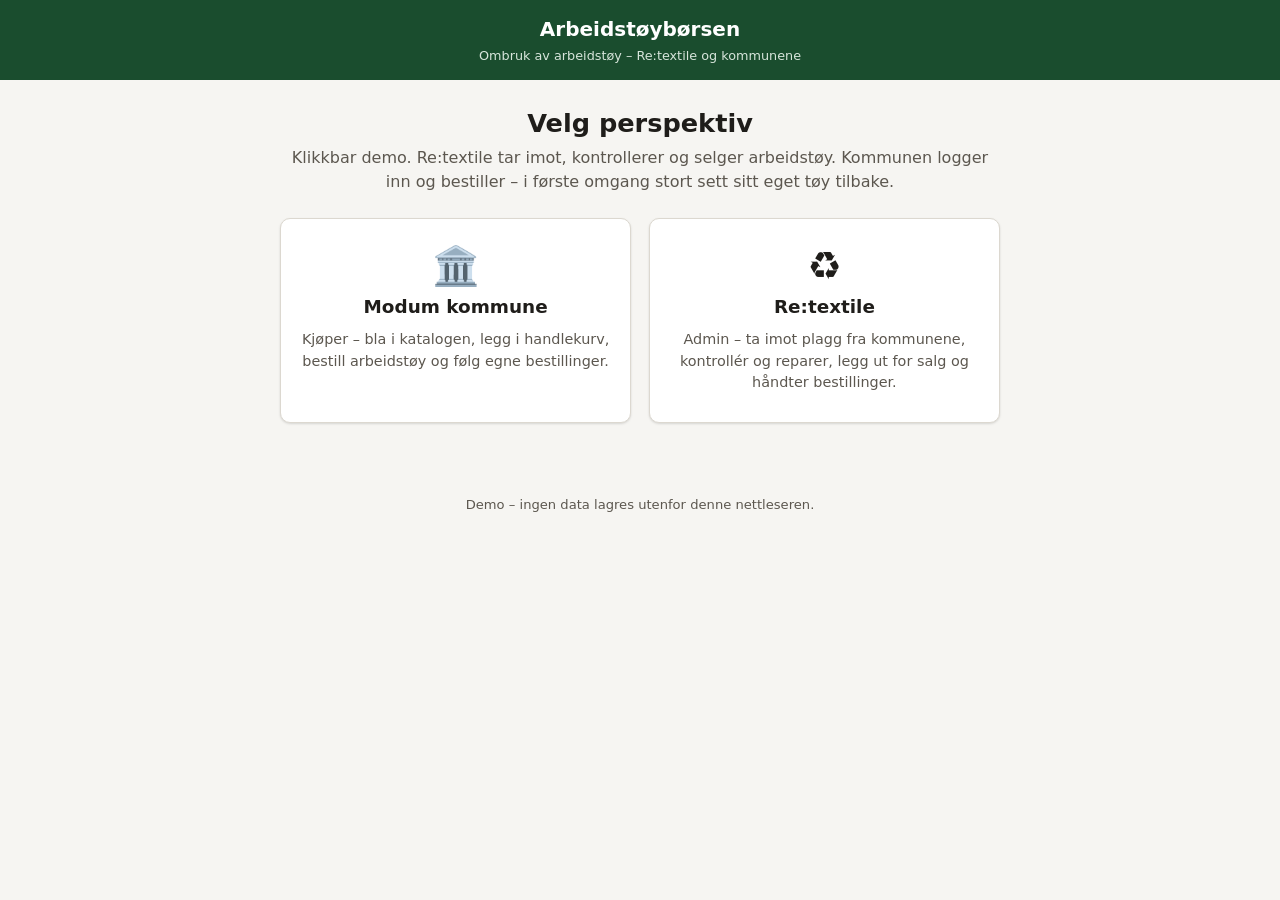
<file: index.html>
<!doctype html>
<html lang="nb">
<head>
  <meta charset="utf-8" />
  <meta name="viewport" content="width=device-width, initial-scale=1" />
  <title>Velg perspektiv – Arbeidstøybørsen</title>
  <meta name="description" content="Klikkbar demo av Arbeidstøybørsen. Velg om du vil se løsningen som Modum kommune (kjøper) eller Re:textile (admin)." />
  <link rel="stylesheet" href="assets/css/style.css" />
</head>
<body>
  <a class="skip-link" href="#main">Hopp til innhold</a>

  <header class="site-header slim-header">
    <div class="header-inner">
      <span class="brand">
        <span class="brand-name">Arbeidstøybørsen</span>
        <span class="brand-tagline">Ombruk av arbeidstøy – Re:textile og kommunene</span>
      </span>
    </div>
  </header>

  <main id="main" class="chooser">
    <h1 class="page-title">Velg perspektiv</h1>
    <p class="page-lead">
      Klikkbar demo. Re:textile tar imot, kontrollerer og selger arbeidstøy.
      Kommunen logger inn og bestiller – i første omgang stort sett sitt eget tøy tilbake.
    </p>

    <div class="role-grid">
      <button class="role-card" type="button" data-role="buyer" data-go="butikk.html">
        <span class="role-emoji" aria-hidden="true">🏛️</span>
        <span class="role-title">Modum kommune</span>
        <span class="role-sub">Kjøper – bla i katalogen, legg i handlekurv, bestill arbeidstøy og følg egne bestillinger.</span>
      </button>

      <button class="role-card" type="button" data-role="admin" data-go="admin.html">
        <span class="role-emoji" aria-hidden="true">♻️</span>
        <span class="role-title">Re:textile</span>
        <span class="role-sub">Admin – ta imot plagg fra kommunene, kontrollér og reparer, legg ut for salg og håndter bestillinger.</span>
      </button>
    </div>
  </main>

  <footer class="site-footer">
    Demo – ingen data lagres utenfor denne nettleseren.
  </footer>

  <script src="assets/js/data.js"></script>
  <script src="assets/js/store.js"></script>
  <script src="assets/js/ui.js"></script>
  <script>
    Store.clearRole();
    document.querySelectorAll(".role-card").forEach((card) => {
      card.addEventListener("click", () => {
        Store.setRole(card.dataset.role);
        window.location.href = card.dataset.go;
      });
    });
  </script>
</body>
</html>
</file>
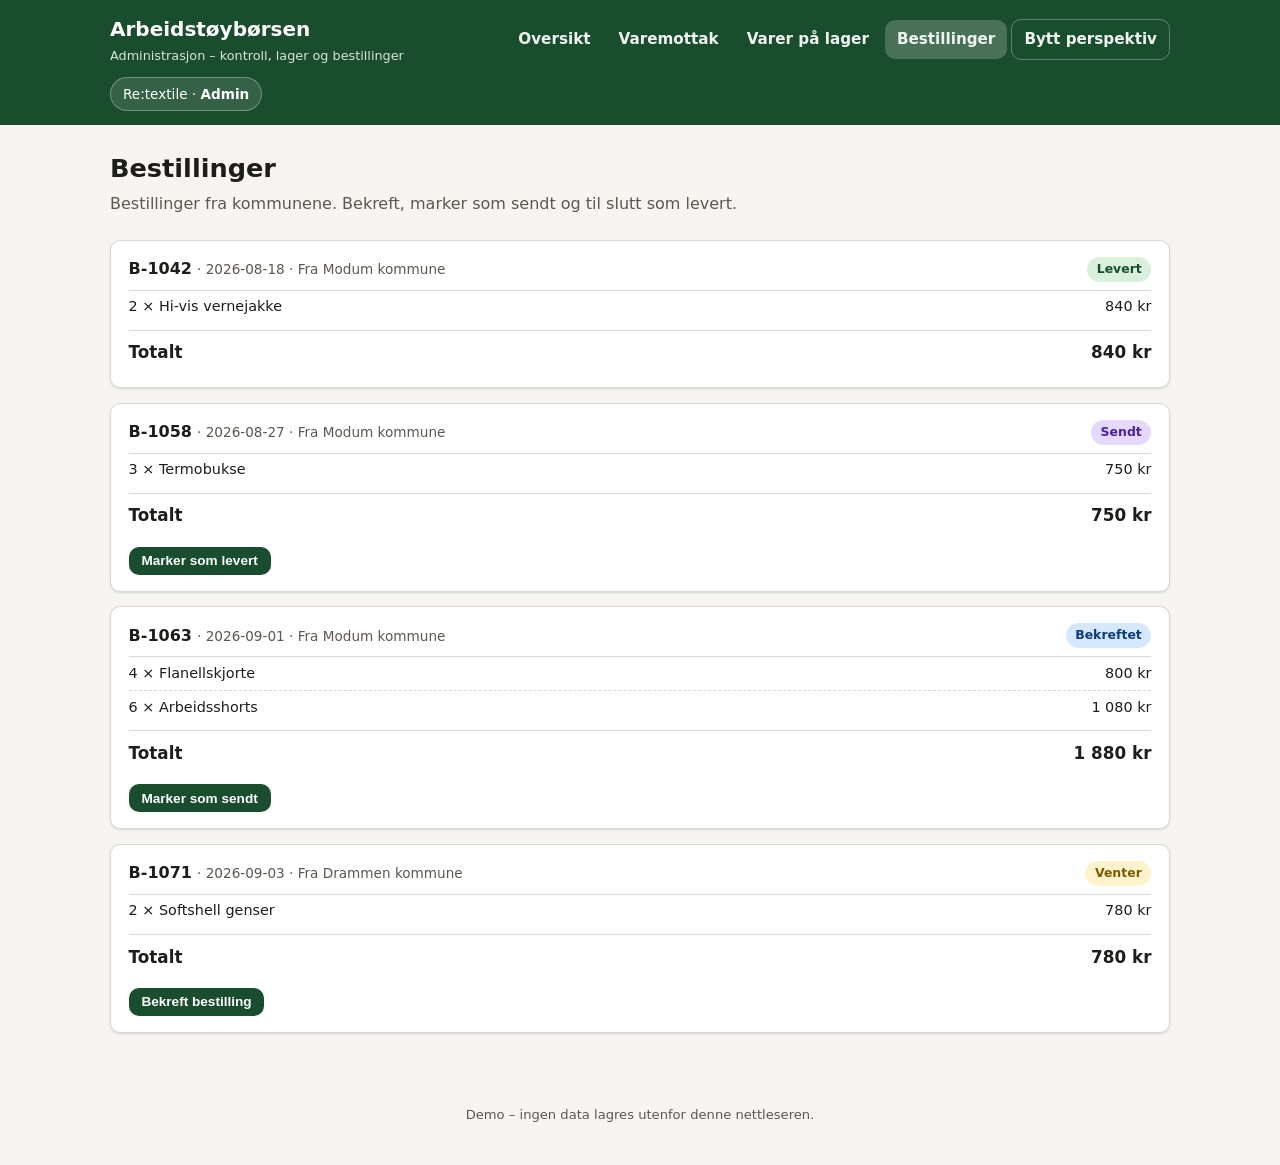
<file: admin-bestillinger.html>
<!doctype html>
<html lang="nb">
<head>
  <meta charset="utf-8" />
  <meta name="viewport" content="width=device-width, initial-scale=1" />
  <title>Bestillinger – Re:textile</title>
  <meta name="description" content="Bestillinger fra kommunene til Re:textile. Bekreft, marker som sendt og levert." />
  <link rel="stylesheet" href="assets/css/style.css" />
</head>
<body>
  <a class="skip-link" href="#main">Hopp til innhold</a>

  <div id="app-header"></div>

  <main id="main">
    <h1 class="page-title">Bestillinger</h1>
    <p class="page-lead">Bestillinger fra kommunene. Bekreft, marker som sendt og til slutt som levert.</p>

    <ul class="order-list" id="order-list" aria-label="Bestillingsliste"></ul>
    <p id="empty-orders" class="empty-state" hidden>Ingen bestillinger ennå.</p>
  </main>

  <footer class="site-footer">
    Demo – ingen data lagres utenfor denne nettleseren.
  </footer>

  <script src="assets/js/data.js"></script>
  <script src="assets/js/store.js"></script>
  <script src="assets/js/ui.js"></script>
  <script>
    const NEXT_LABEL = {
      Venter: "Bekreft bestilling",
      Bekreftet: "Marker som sendt",
      Sendt: "Marker som levert",
    };

    function renderOrders() {
      const list = document.getElementById("order-list");
      const emptyMsg = document.getElementById("empty-orders");
      const orders = Store.getOrders();

      list.innerHTML = "";
      emptyMsg.hidden = orders.length !== 0;

      orders.forEach((order) => {
        const total = order.items.reduce((sum, i) => sum + i.quantity * i.price, 0);
        const nextLabel = NEXT_LABEL[order.status];
        const li = document.createElement("li");
        li.className = "order-card";
        li.innerHTML = `
          <div class="order-card-header">
            <div>
              <span class="order-id">${escapeHtml(order.id)}</span>
              <span class="order-meta"> · ${order.date} · Fra ${escapeHtml(order.buyer)}</span>
            </div>
            <span class="status-pill" data-status="${order.status}">${order.status}</span>
          </div>
          <ul class="order-items">
            ${order.items
              .map(
                (i) => `<li><span>${i.quantity} × ${escapeHtml(i.title)}</span><span>${Store.formatPrice(i.quantity * i.price)}</span></li>`
              )
              .join("")}
          </ul>
          <div class="summary-row total"><span>Totalt</span><span>${Store.formatPrice(total)}</span></div>
          ${
            nextLabel
              ? `<div class="card-actions"><button class="btn btn-primary btn-sm" type="button" data-advance="${order.id}">${nextLabel}</button></div>`
              : ""
          }
        `;
        list.appendChild(li);
      });

      list.querySelectorAll("[data-advance]").forEach((btn) => {
        btn.addEventListener("click", () => {
          Store.advanceOrder(btn.dataset.advance);
          renderOrders();
        });
      });
    }

    if (initPage("admin", "bestillinger")) {
      renderOrders();
    }
  </script>
</body>
</html>
</file>
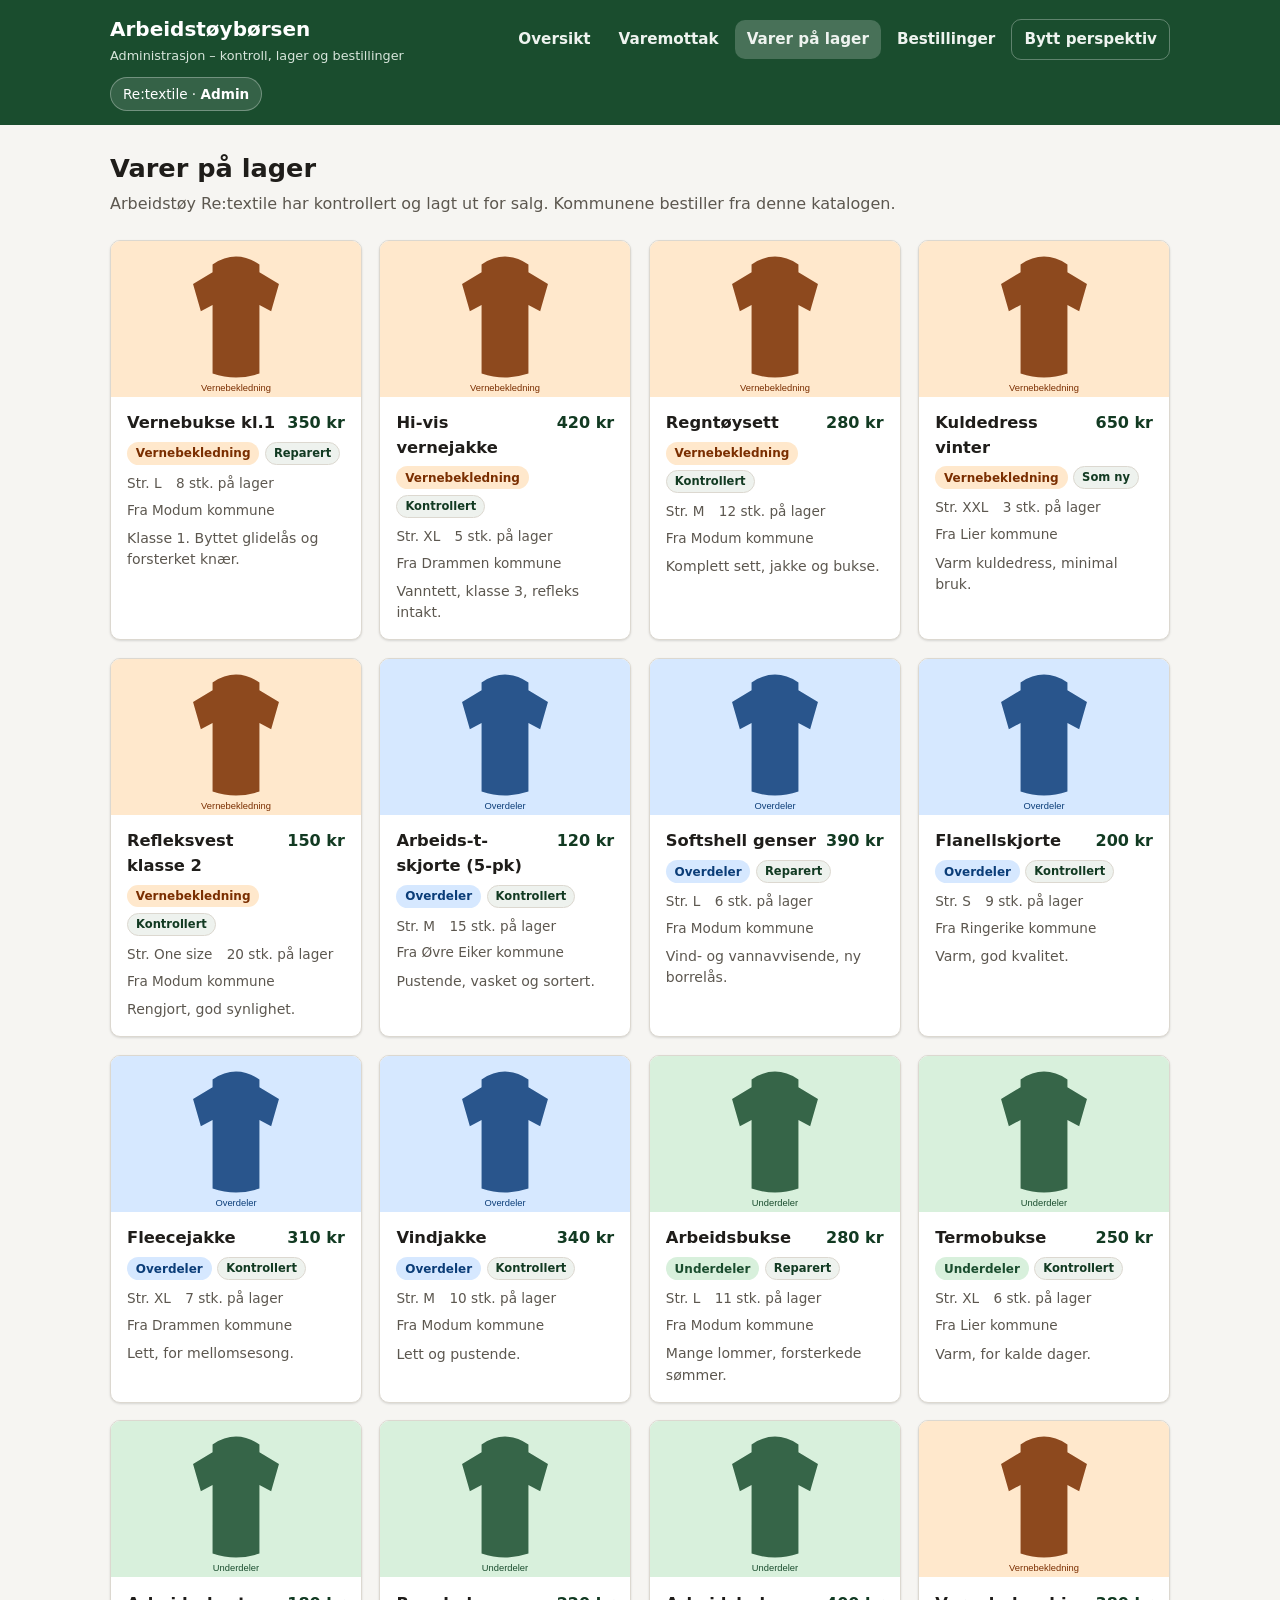
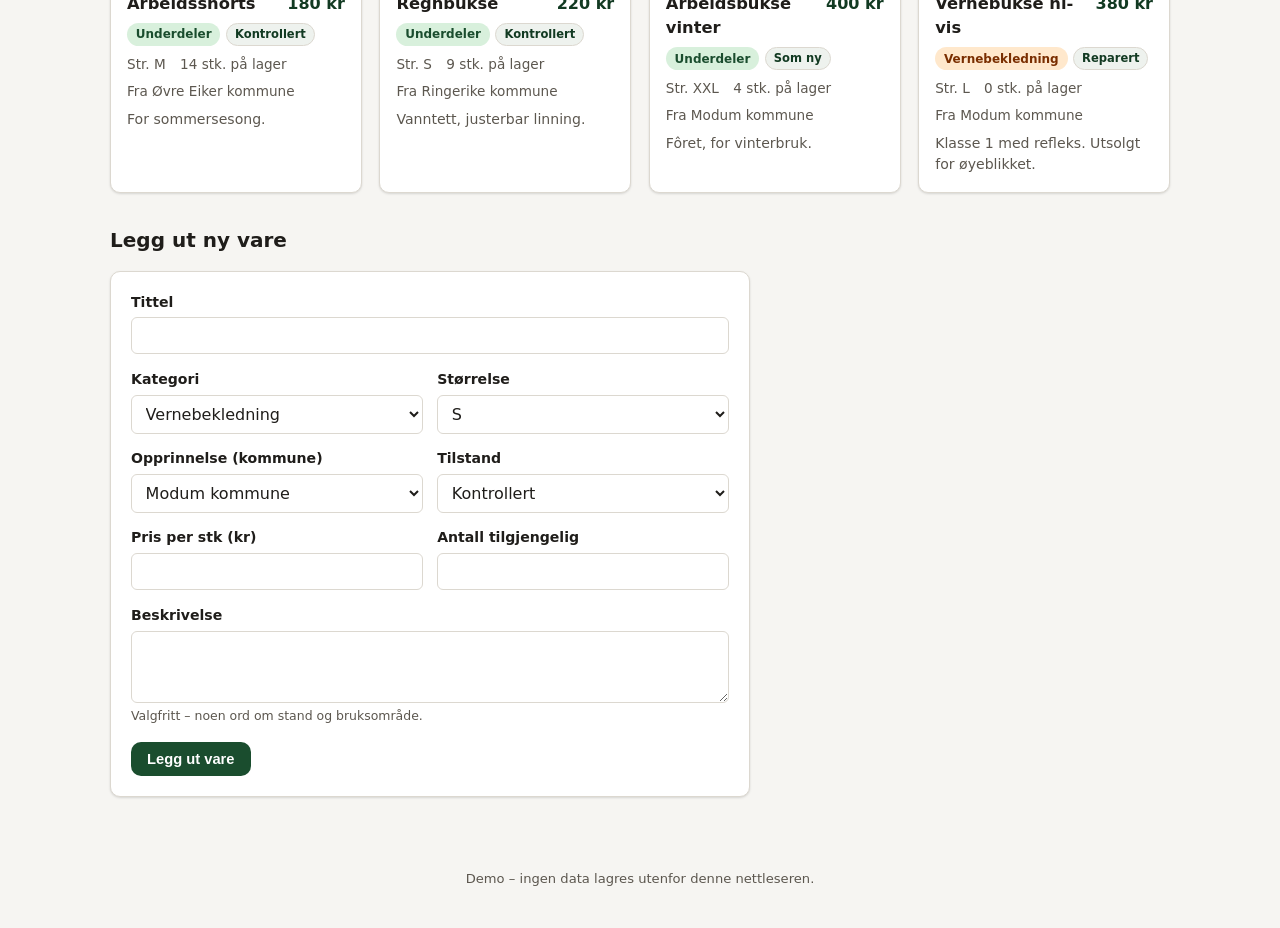
<file: admin-lager.html>
<!doctype html>
<html lang="nb">
<head>
  <meta charset="utf-8" />
  <meta name="viewport" content="width=device-width, initial-scale=1" />
  <title>Varer på lager – Re:textile</title>
  <meta name="description" content="Arbeidstøy Re:textile har kontrollert og lagt ut for salg, med skjema for å legge ut nye varer." />
  <link rel="stylesheet" href="assets/css/style.css" />
</head>
<body>
  <a class="skip-link" href="#main">Hopp til innhold</a>

  <div id="app-header"></div>

  <main id="main">
    <h1 class="page-title">Varer på lager</h1>
    <p class="page-lead">Arbeidstøy Re:textile har kontrollert og lagt ut for salg. Kommunene bestiller fra denne katalogen.</p>

    <ul class="listing-grid" id="stock-grid" aria-label="Varer lagt ut for salg"></ul>
    <p id="empty-stock" class="empty-state" hidden>Ingen varer er lagt ut ennå. Legg ut en vare under.</p>

    <div class="section-heading">
      <h2>Legg ut ny vare</h2>
    </div>

    <form class="form-card" id="new-listing-form" novalidate>
      <div class="form-grid">
        <div class="field full">
          <label for="f-title">Tittel</label>
          <input type="text" id="f-title" name="title" required maxlength="60" />
        </div>

        <div class="field">
          <label for="f-category">Kategori</label>
          <select id="f-category" name="category" required>
            <option value="Vernebekledning">Vernebekledning</option>
            <option value="Overdeler">Overdeler</option>
            <option value="Underdeler">Underdeler</option>
          </select>
        </div>

        <div class="field">
          <label for="f-size">Størrelse</label>
          <select id="f-size" name="size" required>
            <option value="S">S</option>
            <option value="M">M</option>
            <option value="L">L</option>
            <option value="XL">XL</option>
            <option value="XXL">XXL</option>
            <option value="One size">One size</option>
          </select>
        </div>

        <div class="field">
          <label for="f-origin">Opprinnelse (kommune)</label>
          <select id="f-origin" name="origin" required></select>
        </div>

        <div class="field">
          <label for="f-condition">Tilstand</label>
          <select id="f-condition" name="condition" required>
            <option value="Kontrollert">Kontrollert</option>
            <option value="Reparert">Reparert</option>
            <option value="Som ny">Som ny</option>
          </select>
        </div>

        <div class="field">
          <label for="f-price">Pris per stk (kr)</label>
          <input type="number" id="f-price" name="price" min="0" step="10" required />
        </div>

        <div class="field">
          <label for="f-quantity">Antall tilgjengelig</label>
          <input type="number" id="f-quantity" name="quantity" min="1" step="1" required />
        </div>

        <div class="field full">
          <label for="f-description">Beskrivelse</label>
          <textarea id="f-description" name="description" maxlength="200"></textarea>
          <span class="field-hint">Valgfritt – noen ord om stand og bruksområde.</span>
        </div>
      </div>

      <button class="btn btn-primary" type="submit" style="margin-top: 1rem;">Legg ut vare</button>
    </form>
  </main>

  <footer class="site-footer">
    Demo – ingen data lagres utenfor denne nettleseren.
  </footer>

  <script src="assets/js/data.js"></script>
  <script src="assets/js/store.js"></script>
  <script src="assets/js/ui.js"></script>
  <script>
    function renderStock() {
      const grid = document.getElementById("stock-grid");
      const emptyMsg = document.getElementById("empty-stock");
      const listings = Store.getListings();

      grid.innerHTML = "";
      emptyMsg.hidden = listings.length !== 0;

      listings.forEach((listing) => {
        const li = document.createElement("li");
        li.className = "listing-card";
        li.innerHTML = `
          <img src="${placeholderImage(listing.category)}" alt="Illustrasjonsbilde av ${escapeHtml(listing.title)}" />
          <div class="listing-body">
            <div class="listing-top-row">
              <h2 class="listing-title">${escapeHtml(listing.title)}</h2>
              <span class="listing-price">${Store.formatPrice(listing.price)}</span>
            </div>
            <div class="tag-row">
              <span class="category-tag" data-category="${listing.category}">${listing.category}</span>
              <span class="condition-tag">${escapeHtml(listing.condition || "Kontrollert")}</span>
            </div>
            <p class="listing-meta">
              <span>Str. ${escapeHtml(listing.size)}</span>
              <span>${listing.quantity} stk. på lager</span>
              <span>Fra ${escapeHtml(listing.origin)}</span>
            </p>
            <p class="listing-desc">${escapeHtml(listing.description)}</p>
          </div>
        `;
        grid.appendChild(li);
      });
    }

    function fillMunicipalities() {
      const select = document.getElementById("f-origin");
      select.innerHTML = Store.MUNICIPALITIES.map(
        (m) => `<option value="${escapeHtml(m)}">${escapeHtml(m)}</option>`
      ).join("");
      select.value = Store.MY_MUNICIPALITY;
    }

    document.getElementById("new-listing-form").addEventListener("submit", (e) => {
      e.preventDefault();
      const form = e.target;
      const title = form.title.value.trim();
      const price = parseInt(form.price.value, 10);
      const quantity = parseInt(form.quantity.value, 10);

      if (!title || !Number.isFinite(price) || price < 0 || !Number.isFinite(quantity) || quantity < 1) {
        showToast("Fyll ut tittel, pris og antall for å legge ut varen.");
        return;
      }

      Store.addListing({
        title,
        category: form.category.value,
        size: form.size.value,
        origin: form.origin.value,
        condition: form.condition.value,
        price,
        quantity,
        description: form.description.value.trim() || "Ingen beskrivelse lagt til.",
      });

      form.reset();
      fillMunicipalities();
      renderStock();
      showToast(`${title} er lagt ut for salg`);
    });

    if (initPage("admin", "lager")) {
      fillMunicipalities();
      renderStock();
    }
  </script>
</body>
</html>
</file>
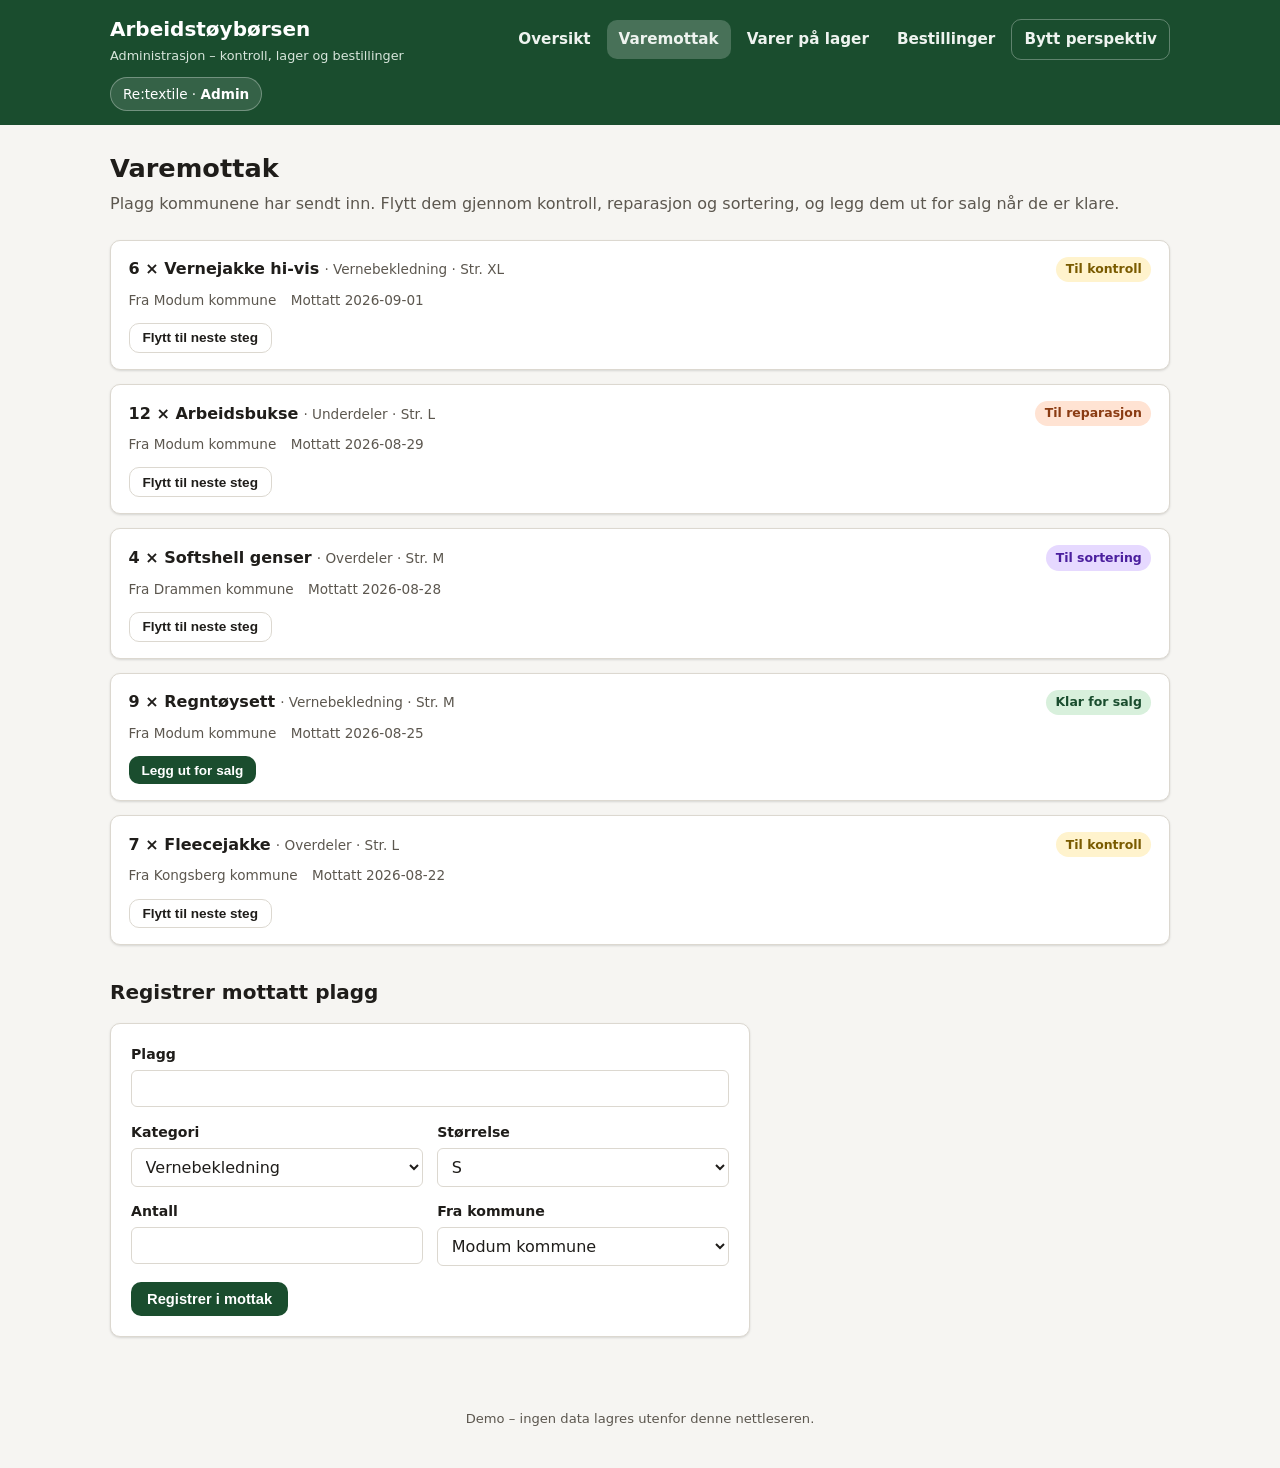
<file: admin-varemottak.html>
<!doctype html>
<html lang="nb">
<head>
  <meta charset="utf-8" />
  <meta name="viewport" content="width=device-width, initial-scale=1" />
  <title>Varemottak – Re:textile</title>
  <meta name="description" content="Plagg kommunene har sendt inn til Re:textile: kontroll, reparasjon, sortering og utlegging for salg." />
  <link rel="stylesheet" href="assets/css/style.css" />
</head>
<body>
  <a class="skip-link" href="#main">Hopp til innhold</a>

  <div id="app-header"></div>

  <main id="main">
    <h1 class="page-title">Varemottak</h1>
    <p class="page-lead">Plagg kommunene har sendt inn. Flytt dem gjennom kontroll, reparasjon og sortering, og legg dem ut for salg når de er klare.</p>

    <ul class="order-list" id="intake-list" aria-label="Plagg i varemottak"></ul>
    <p id="empty-intake" class="empty-state" hidden>Ingen plagg i mottak akkurat nå.</p>

    <div class="section-heading">
      <h2>Registrer mottatt plagg</h2>
    </div>

    <form class="form-card" id="intake-form" novalidate>
      <div class="form-grid">
        <div class="field full">
          <label for="i-title">Plagg</label>
          <input type="text" id="i-title" name="title" required maxlength="60" />
        </div>

        <div class="field">
          <label for="i-category">Kategori</label>
          <select id="i-category" name="category" required>
            <option value="Vernebekledning">Vernebekledning</option>
            <option value="Overdeler">Overdeler</option>
            <option value="Underdeler">Underdeler</option>
          </select>
        </div>

        <div class="field">
          <label for="i-size">Størrelse</label>
          <select id="i-size" name="size" required>
            <option value="S">S</option>
            <option value="M">M</option>
            <option value="L">L</option>
            <option value="XL">XL</option>
            <option value="XXL">XXL</option>
            <option value="One size">One size</option>
          </select>
        </div>

        <div class="field">
          <label for="i-quantity">Antall</label>
          <input type="number" id="i-quantity" name="quantity" min="1" step="1" required />
        </div>

        <div class="field">
          <label for="i-origin">Fra kommune</label>
          <select id="i-origin" name="origin" required></select>
        </div>
      </div>

      <button class="btn btn-primary" type="submit" style="margin-top: 1rem;">Registrer i mottak</button>
    </form>
  </main>

  <footer class="site-footer">
    Demo – ingen data lagres utenfor denne nettleseren.
  </footer>

  <script src="assets/js/data.js"></script>
  <script src="assets/js/store.js"></script>
  <script src="assets/js/ui.js"></script>
  <script>
    function renderIntake() {
      const list = document.getElementById("intake-list");
      const emptyMsg = document.getElementById("empty-intake");
      const items = Store.getIntake();

      list.innerHTML = "";
      emptyMsg.hidden = items.length !== 0;

      items.forEach((item) => {
        const ready = item.status === "Klar for salg";
        const li = document.createElement("li");
        li.className = "order-card";
        li.innerHTML = `
          <div class="order-card-header">
            <div>
              <span class="order-id">${item.quantity} × ${escapeHtml(item.title)}</span>
              <span class="order-meta"> · ${escapeHtml(item.category)} · Str. ${escapeHtml(item.size)}</span>
            </div>
            <span class="status-pill" data-status="${item.status}">${item.status}</span>
          </div>
          <p class="listing-meta">
            <span>Fra ${escapeHtml(item.origin)}</span>
            <span>Mottatt ${item.received}</span>
          </p>
          <div class="card-actions">
            ${
              ready
                ? `<button class="btn btn-primary btn-sm" type="button" data-publish="${item.id}">Legg ut for salg</button>`
                : `<button class="btn btn-secondary btn-sm" type="button" data-advance="${item.id}">Flytt til neste steg</button>`
            }
          </div>
        `;
        list.appendChild(li);
      });

      list.querySelectorAll("[data-advance]").forEach((btn) => {
        btn.addEventListener("click", () => {
          Store.advanceIntake(Number(btn.dataset.advance));
          renderIntake();
        });
      });

      list.querySelectorAll("[data-publish]").forEach((btn) => {
        btn.addEventListener("click", () => {
          const rec = Store.publishIntake(Number(btn.dataset.publish));
          renderIntake();
          if (rec) showToast(`${rec.title} er lagt ut for salg`);
        });
      });
    }

    function fillMunicipalities() {
      const select = document.getElementById("i-origin");
      select.innerHTML = Store.MUNICIPALITIES.map(
        (m) => `<option value="${escapeHtml(m)}">${escapeHtml(m)}</option>`
      ).join("");
      select.value = Store.MY_MUNICIPALITY;
    }

    document.getElementById("intake-form").addEventListener("submit", (e) => {
      e.preventDefault();
      const form = e.target;
      const title = form.title.value.trim();
      const quantity = parseInt(form.quantity.value, 10);

      if (!title || !Number.isFinite(quantity) || quantity < 1) {
        showToast("Fyll ut plagg og antall for å registrere.");
        return;
      }

      Store.addIntake({
        title,
        category: form.category.value,
        size: form.size.value,
        quantity,
        origin: form.origin.value,
      });

      form.reset();
      fillMunicipalities();
      renderIntake();
      showToast(`${title} registrert i varemottak`);
    });

    if (initPage("admin", "varemottak")) {
      fillMunicipalities();
      renderIntake();
    }
  </script>
</body>
</html>
</file>
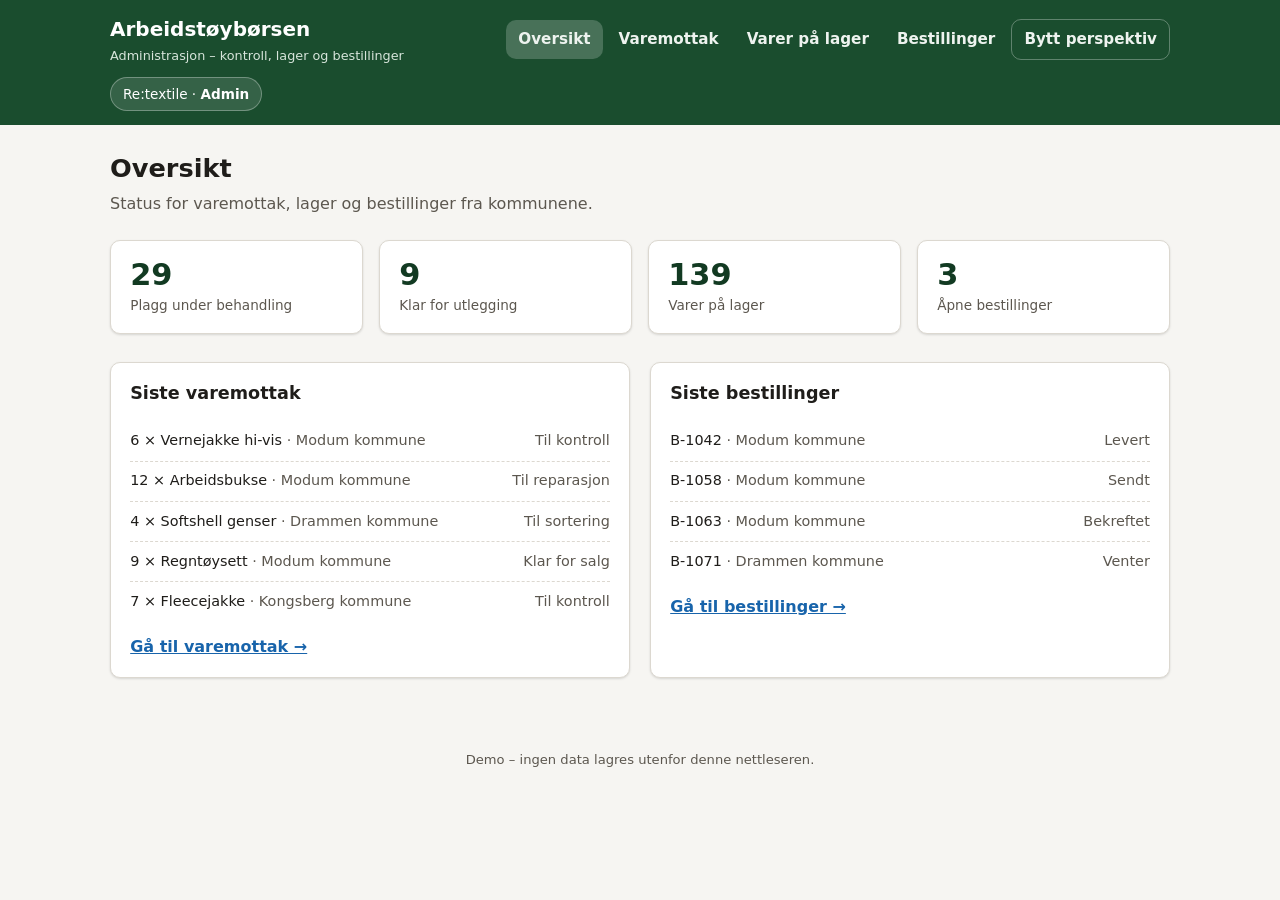
<file: admin.html>
<!doctype html>
<html lang="nb">
<head>
  <meta charset="utf-8" />
  <meta name="viewport" content="width=device-width, initial-scale=1" />
  <title>Oversikt – Re:textile</title>
  <meta name="description" content="Re:textile-administrasjon: status for varemottak, lager og bestillinger." />
  <link rel="stylesheet" href="assets/css/style.css" />
</head>
<body>
  <a class="skip-link" href="#main">Hopp til innhold</a>

  <div id="app-header"></div>

  <main id="main">
    <h1 class="page-title">Oversikt</h1>
    <p class="page-lead">Status for varemottak, lager og bestillinger fra kommunene.</p>

    <div class="stat-grid" id="stat-grid"></div>

    <div class="dashboard-cols">
      <section class="panel" aria-labelledby="panel-intake">
        <h2 id="panel-intake">Siste varemottak</h2>
        <ul class="mini-list" id="mini-intake"></ul>
        <a class="panel-link" href="admin-varemottak.html">Gå til varemottak →</a>
      </section>

      <section class="panel" aria-labelledby="panel-orders">
        <h2 id="panel-orders">Siste bestillinger</h2>
        <ul class="mini-list" id="mini-orders"></ul>
        <a class="panel-link" href="admin-bestillinger.html">Gå til bestillinger →</a>
      </section>
    </div>
  </main>

  <footer class="site-footer">
    Demo – ingen data lagres utenfor denne nettleseren.
  </footer>

  <script src="assets/js/data.js"></script>
  <script src="assets/js/store.js"></script>
  <script src="assets/js/ui.js"></script>
  <script>
    function renderDashboard() {
      const s = Store.stats();
      document.getElementById("stat-grid").innerHTML = [
        [s.intakeInProgress, "Plagg under behandling"],
        [s.intakeReady, "Klar for utlegging"],
        [s.stockUnits, "Varer på lager"],
        [s.openOrders, "Åpne bestillinger"],
      ]
        .map(
          ([value, label]) =>
            `<div class="stat-card"><div class="stat-value">${value}</div><div class="stat-label">${label}</div></div>`
        )
        .join("");

      const intake = Store.getIntake().slice(0, 5);
      document.getElementById("mini-intake").innerHTML = intake.length
        ? intake
            .map(
              (i) =>
                `<li><span>${i.quantity} × ${escapeHtml(i.title)} <span class="muted">· ${escapeHtml(i.origin)}</span></span><span class="muted">${i.status}</span></li>`
            )
            .join("")
        : `<li><span class="muted">Ingen plagg i mottak.</span></li>`;

      const orders = Store.getOrders().slice(0, 5);
      document.getElementById("mini-orders").innerHTML = orders.length
        ? orders
            .map(
              (o) =>
                `<li><span>${escapeHtml(o.id)} <span class="muted">· ${escapeHtml(o.buyer)}</span></span><span class="muted">${o.status}</span></li>`
            )
            .join("")
        : `<li><span class="muted">Ingen bestillinger ennå.</span></li>`;
    }

    if (initPage("admin", "oversikt")) {
      renderDashboard();
    }
  </script>
</body>
</html>
</file>
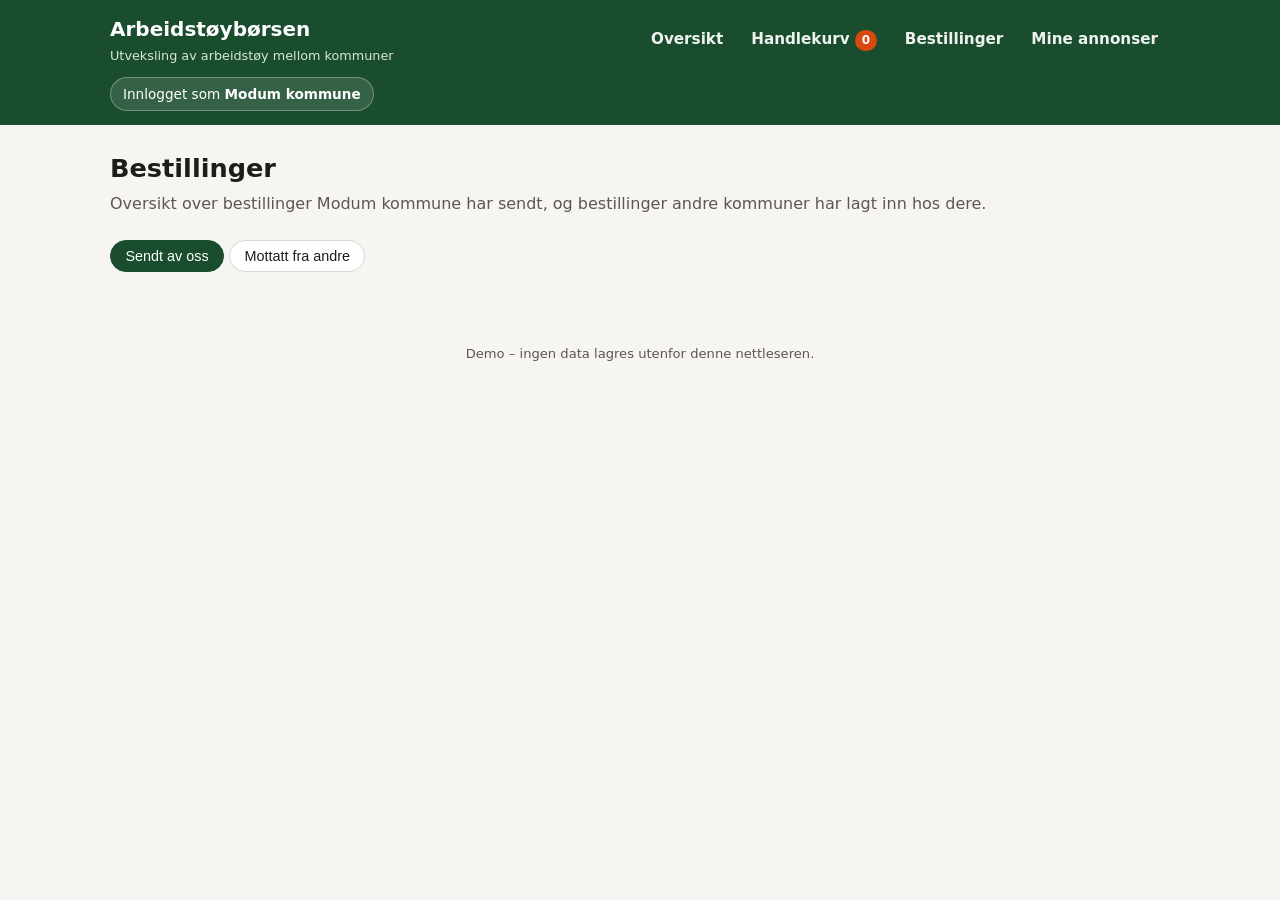
<file: bestillinger.html>
<!doctype html>
<html lang="nb">
<head>
  <meta charset="utf-8" />
  <meta name="viewport" content="width=device-width, initial-scale=1" />
  <title>Bestillinger – Arbeidstøybørsen</title>
  <meta name="description" content="Se bestillinger du har sendt og bestillinger andre kommuner har lagt inn hos deg." />
  <link rel="stylesheet" href="assets/css/style.css" />
</head>
<body>
  <a class="skip-link" href="#main">Hopp til innhold</a>

  <header class="site-header">
    <div class="header-inner">
      <a class="brand" href="index.html">
        <span class="brand-name">Arbeidstøybørsen</span>
        <span class="brand-tagline">Utveksling av arbeidstøy mellom kommuner</span>
      </a>
      <nav class="main-nav" aria-label="Hovedmeny">
        <a href="index.html" data-page="oversikt">Oversikt</a>
        <a href="handlekurv.html" data-page="handlekurv">Handlekurv<span class="badge-count" data-cart-count aria-hidden="true">0</span><span class="sr-only"> varer i handlekurv</span></a>
        <a href="bestillinger.html" data-page="bestillinger">Bestillinger</a>
        <a href="mine-annonser.html" data-page="mine-annonser">Mine annonser</a>
      </nav>
      <span class="user-chip">Innlogget som <strong>Modum kommune</strong></span>
    </div>
  </header>

  <main id="main">
    <h1 class="page-title">Bestillinger</h1>
    <p class="page-lead">Oversikt over bestillinger Modum kommune har sendt, og bestillinger andre kommuner har lagt inn hos dere.</p>

    <div class="order-tabs" role="group" aria-label="Vis bestillinger">
      <button class="filter-btn" type="button" data-tab="sent" aria-pressed="true">Sendt av oss</button>
      <button class="filter-btn" type="button" data-tab="received" aria-pressed="false">Mottatt fra andre</button>
    </div>

    <ul class="order-list" id="order-list" aria-label="Bestillingsliste"></ul>
    <p id="empty-orders" class="empty-state" hidden>Ingen bestillinger i denne kategorien ennå.</p>
  </main>

  <footer class="site-footer">
    Demo – ingen data lagres utenfor denne nettleseren.
  </footer>

  <script src="assets/js/data.js"></script>
  <script src="assets/js/store.js"></script>
  <script src="assets/js/ui.js"></script>
  <script>
    let activeTab = "sent";

    function renderOrders() {
      const list = document.getElementById("order-list");
      const emptyMsg = document.getElementById("empty-orders");
      const orders = Store.getOrders().filter((o) => o.direction === activeTab);

      list.innerHTML = "";
      emptyMsg.hidden = orders.length !== 0;

      orders.forEach((order) => {
        const total = order.items.reduce((sum, i) => sum + i.quantity * i.price, 0);
        const li = document.createElement("li");
        li.className = "order-card";
        li.innerHTML = `
          <div class="order-card-header">
            <div>
              <span class="order-id">${escapeHtml(order.id)}</span>
              <span class="order-meta"> · ${order.date} · ${
                activeTab === "sent" ? "Til" : "Fra"
              } ${escapeHtml(order.counterparty)}</span>
            </div>
            <span class="status-pill" data-status="${order.status}">${order.status}</span>
          </div>
          <ul class="order-items">
            ${order.items
              .map(
                (i) => `<li><span>${i.quantity} × ${escapeHtml(i.title)}</span><span>${Store.formatPrice(i.quantity * i.price)}</span></li>`
              )
              .join("")}
          </ul>
          <div class="summary-row total"><span>Totalt</span><span>${Store.formatPrice(total)}</span></div>
        `;
        list.appendChild(li);
      });
    }

    document.querySelectorAll("[data-tab]").forEach((btn) => {
      btn.addEventListener("click", () => {
        document.querySelectorAll("[data-tab]").forEach((b) => b.setAttribute("aria-pressed", "false"));
        btn.setAttribute("aria-pressed", "true");
        activeTab = btn.dataset.tab;
        renderOrders();
      });
    });

    initNav("bestillinger");
    renderOrders();

    const params = new URLSearchParams(window.location.search);
    const placed = params.get("placed");
    if (placed) {
      showToast("Bestilling sendt: " + placed.split(",").join(", "));
      window.history.replaceState({}, "", "bestillinger.html");
    }
  </script>
</body>
</html>
</file>
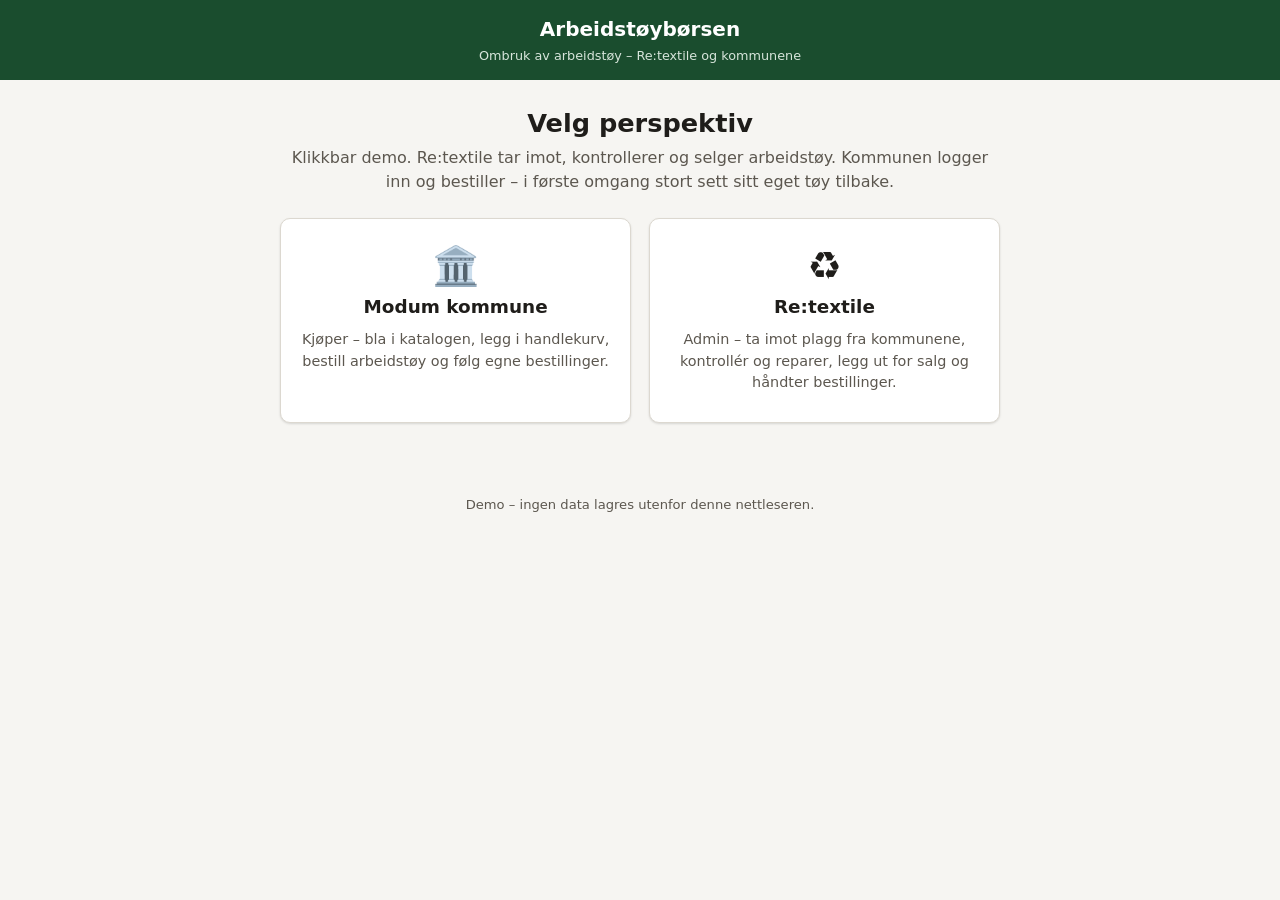
<file: butikk.html>
<!doctype html>
<html lang="nb">
<head>
  <meta charset="utf-8" />
  <meta name="viewport" content="width=device-width, initial-scale=1" />
  <title>Butikk – Arbeidstøybørsen</title>
  <meta name="description" content="Bla gjennom arbeidstøy Re:textile har kontrollert og lagt ut for salg." />
  <link rel="stylesheet" href="assets/css/style.css" />
</head>
<body>
  <a class="skip-link" href="#main">Hopp til innhold</a>

  <div id="app-header"></div>

  <main id="main">
    <h1 class="page-title">Butikk</h1>
    <p class="page-lead">Bla gjennom arbeidstøy Re:textile har tatt imot, kontrollert og lagt ut for salg. Velg antall og legg i handlekurven.</p>

    <div class="filters" role="group" aria-label="Filtrer etter kategori">
      <button class="filter-btn" type="button" data-filter="Alle" aria-pressed="true">Alle</button>
      <button class="filter-btn" type="button" data-filter="Vernebekledning" aria-pressed="false">Vernebekledning</button>
      <button class="filter-btn" type="button" data-filter="Overdeler" aria-pressed="false">Overdeler</button>
      <button class="filter-btn" type="button" data-filter="Underdeler" aria-pressed="false">Underdeler</button>
    </div>

    <ul class="listing-grid" id="listing-grid" aria-label="Varer til salgs"></ul>
    <p id="empty-message" class="empty-state" hidden>Ingen varer i denne kategorien akkurat nå.</p>
  </main>

  <footer class="site-footer">
    Demo – ingen data lagres utenfor denne nettleseren.
  </footer>

  <script src="assets/js/data.js"></script>
  <script src="assets/js/store.js"></script>
  <script src="assets/js/ui.js"></script>
  <script>
    let activeFilter = "Alle";

    function renderListings() {
      const grid = document.getElementById("listing-grid");
      const emptyMsg = document.getElementById("empty-message");
      const listings = Store.getListings().filter(
        (l) => activeFilter === "Alle" || l.category === activeFilter
      );

      grid.innerHTML = "";
      emptyMsg.hidden = listings.length !== 0;

      listings.forEach((listing) => {
        const soldOut = listing.quantity <= 0;
        const li = document.createElement("li");
        li.className = "listing-card";
        li.innerHTML = `
          <img src="${placeholderImage(listing.category)}" alt="Illustrasjonsbilde av ${escapeHtml(listing.title)}" />
          <div class="listing-body">
            <div class="listing-top-row">
              <h2 class="listing-title">${escapeHtml(listing.title)}</h2>
              <span class="listing-price">${Store.formatPrice(listing.price)}</span>
            </div>
            <div class="tag-row">
              <span class="category-tag" data-category="${listing.category}">${listing.category}</span>
              <span class="condition-tag">${escapeHtml(listing.condition || "Kontrollert")}</span>
            </div>
            <p class="listing-meta">
              <span>Str. ${escapeHtml(listing.size)}</span>
              <span>${listing.quantity} stk. tilgjengelig</span>
              <span>Fra ${escapeHtml(listing.origin)}</span>
            </p>
            <p class="listing-desc">${escapeHtml(listing.description)}</p>
            <div class="listing-footer">
              ${
                soldOut
                  ? `<span class="own-tag">Utsolgt</span>`
                  : `
                <div class="qty-field">
                  <label for="qty-${listing.id}">Antall</label>
                  <input type="number" id="qty-${listing.id}" min="1" max="${listing.quantity}" value="1" />
                </div>
                <button class="btn btn-primary" type="button" data-add="${listing.id}">Legg i kurv</button>
              `
              }
            </div>
          </div>
        `;
        grid.appendChild(li);
      });

      grid.querySelectorAll("[data-add]").forEach((btn) => {
        btn.addEventListener("click", () => {
          const id = Number(btn.dataset.add);
          const qtyInput = document.getElementById(`qty-${id}`);
          let qty = parseInt(qtyInput.value, 10);
          if (!Number.isFinite(qty) || qty < 1) qty = 1;
          Store.addToCart(id, qty);
          Store.updateCartBadge();
          const listing = Store.getListing(id);
          showToast(`${qty} × ${listing.title} lagt i handlekurven`);
        });
      });
    }

    document.querySelectorAll(".filter-btn").forEach((btn) => {
      btn.addEventListener("click", () => {
        document.querySelectorAll(".filter-btn").forEach((b) => b.setAttribute("aria-pressed", "false"));
        btn.setAttribute("aria-pressed", "true");
        activeFilter = btn.dataset.filter;
        renderListings();
      });
    });

    if (initPage("buyer", "butikk")) {
      renderListings();
    }
  </script>
</body>
</html>
</file>
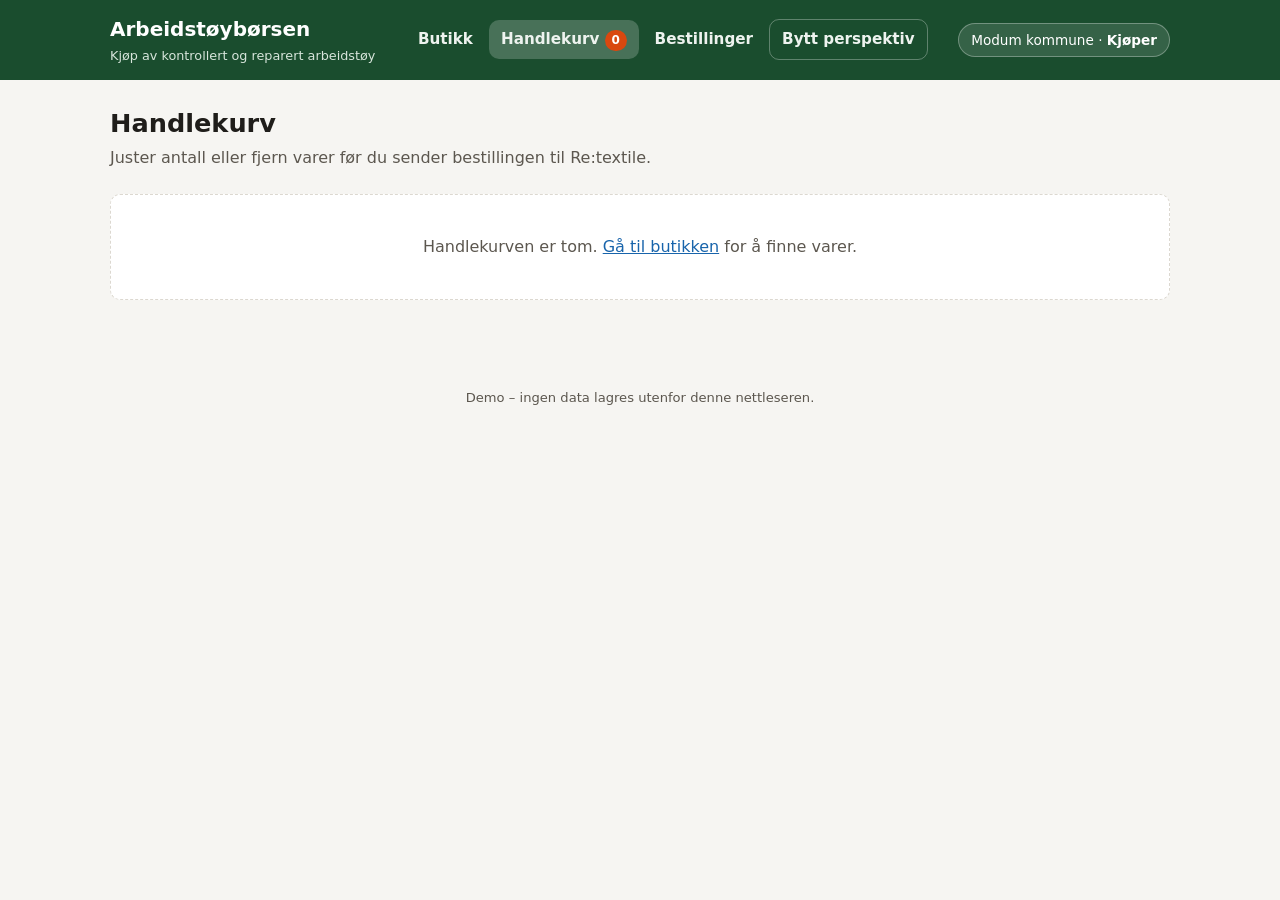
<file: handlekurv.html>
<!doctype html>
<html lang="nb">
<head>
  <meta charset="utf-8" />
  <meta name="viewport" content="width=device-width, initial-scale=1" />
  <title>Handlekurv – Arbeidstøybørsen</title>
  <meta name="description" content="Se over varene i handlekurven før du sender bestilling til Re:textile." />
  <link rel="stylesheet" href="assets/css/style.css" />
</head>
<body>
  <a class="skip-link" href="#main">Hopp til innhold</a>

  <div id="app-header"></div>

  <main id="main">
    <h1 class="page-title">Handlekurv</h1>
    <p class="page-lead">Juster antall eller fjern varer før du sender bestillingen til Re:textile.</p>

    <div id="cart-content"></div>
  </main>

  <footer class="site-footer">
    Demo – ingen data lagres utenfor denne nettleseren.
  </footer>

  <script src="assets/js/data.js"></script>
  <script src="assets/js/store.js"></script>
  <script src="assets/js/ui.js"></script>
  <script>
    function renderCart() {
      const container = document.getElementById("cart-content");
      const items = Store.cartDetails();

      if (items.length === 0) {
        container.innerHTML = `
          <p class="empty-state">
            Handlekurven er tom. <a href="butikk.html">Gå til butikken</a> for å finne varer.
          </p>`;
        return;
      }

      const rows = items
        .map(
          (item) => `
        <li class="cart-row">
          <img src="${placeholderImage(item.listing.category)}" alt="" />
          <div class="cart-row-info">
            <h3>${escapeHtml(item.listing.title)}</h3>
            <p>Fra ${escapeHtml(item.listing.origin)} · Str. ${escapeHtml(item.listing.size)} · ${Store.formatPrice(item.listing.price)} / stk</p>
          </div>
          <div class="cart-row-actions">
            <div class="qty-field">
              <label for="cart-qty-${item.listingId}">Antall</label>
              <input type="number" id="cart-qty-${item.listingId}" min="1" max="${item.listing.quantity}" value="${item.quantity}" data-qty-input="${item.listingId}" />
            </div>
            <button class="btn btn-danger" type="button" data-remove="${item.listingId}">Fjern</button>
          </div>
        </li>`
        )
        .join("");

      const total = Store.cartTotal();
      const count = Store.cartCount();

      container.innerHTML = `
        <div class="cart-layout">
          <ul class="cart-list" aria-label="Varer i handlekurven">${rows}</ul>
          <div class="summary-card">
            <h2>Oppsummering</h2>
            <div class="summary-row"><span>Antall varer</span><span>${count}</span></div>
            <div class="summary-row total"><span>Totalt</span><span>${Store.formatPrice(total)}</span></div>
            <button class="btn btn-primary btn-block" type="button" id="place-order" style="margin-top: 0.9rem;">Send bestilling</button>
            <p class="field-hint" style="margin-top:0.6rem;">Bestillingen sendes til Re:textile og dukker opp under «Bestillinger».</p>
          </div>
        </div>
      `;

      container.querySelectorAll("[data-qty-input]").forEach((input) => {
        input.addEventListener("change", () => {
          const id = Number(input.dataset.qtyInput);
          let qty = parseInt(input.value, 10);
          if (!Number.isFinite(qty) || qty < 1) qty = 1;
          Store.updateCartQuantity(id, qty);
          Store.updateCartBadge();
          renderCart();
        });
      });

      container.querySelectorAll("[data-remove]").forEach((btn) => {
        btn.addEventListener("click", () => {
          const id = Number(btn.dataset.remove);
          const listing = Store.getListing(id);
          Store.removeFromCart(id);
          Store.updateCartBadge();
          renderCart();
          showToast(`${listing ? listing.title : "Varen"} fjernet fra handlekurven`);
        });
      });

      const placeOrderBtn = document.getElementById("place-order");
      if (placeOrderBtn) {
        placeOrderBtn.addEventListener("click", () => {
          const orderId = Store.placeOrder();
          Store.updateCartBadge();
          if (orderId) {
            window.location.href = "bestillinger.html?placed=" + orderId;
          }
        });
      }
    }

    if (initPage("buyer", "handlekurv")) {
      renderCart();
    }
  </script>
</body>
</html>
</file>
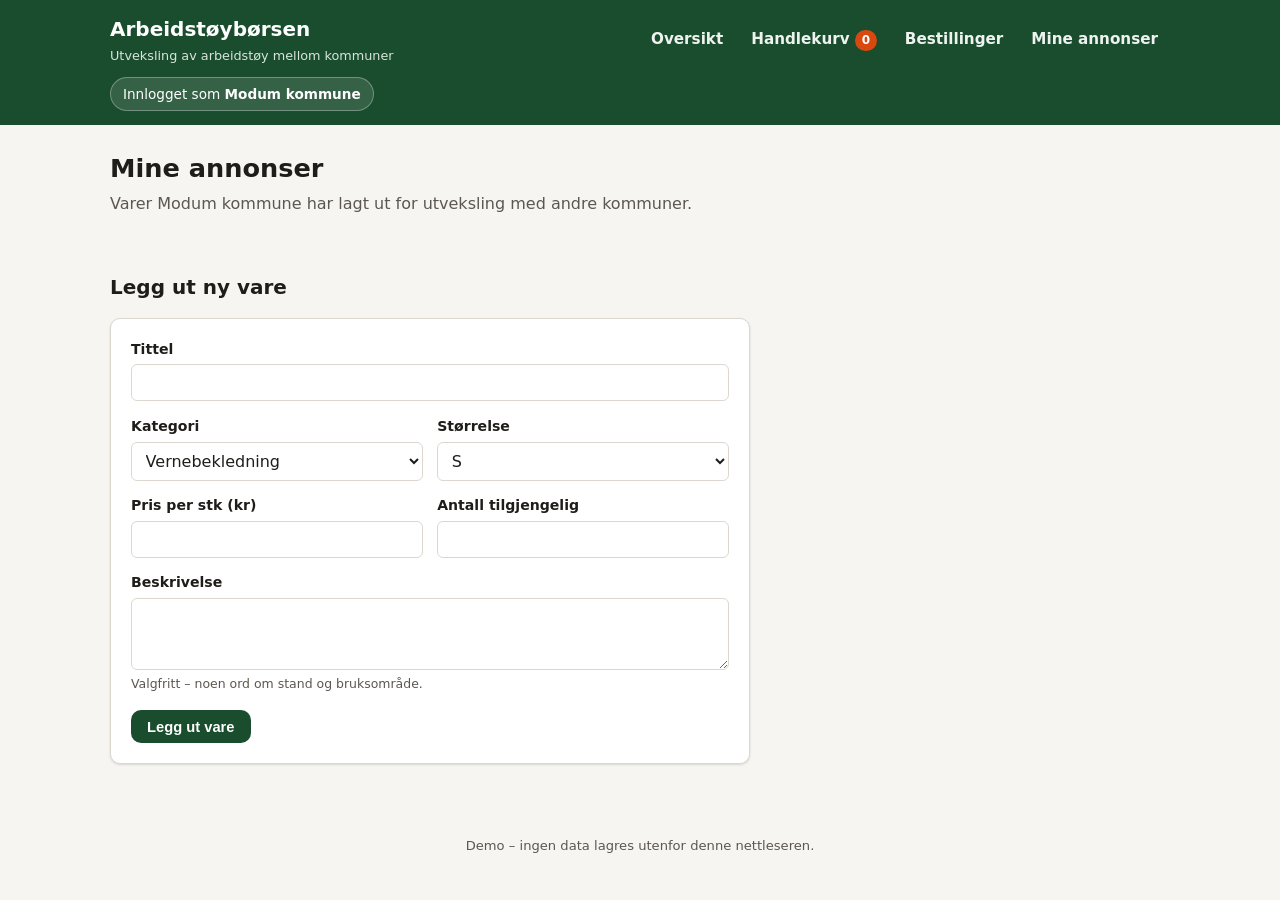
<file: mine-annonser.html>
<!doctype html>
<html lang="nb">
<head>
  <meta charset="utf-8" />
  <meta name="viewport" content="width=device-width, initial-scale=1" />
  <title>Mine annonser – Arbeidstøybørsen</title>
  <meta name="description" content="Se og legg til varer Modum kommune har lagt ut for utveksling." />
  <link rel="stylesheet" href="assets/css/style.css" />
</head>
<body>
  <a class="skip-link" href="#main">Hopp til innhold</a>

  <header class="site-header">
    <div class="header-inner">
      <a class="brand" href="index.html">
        <span class="brand-name">Arbeidstøybørsen</span>
        <span class="brand-tagline">Utveksling av arbeidstøy mellom kommuner</span>
      </a>
      <nav class="main-nav" aria-label="Hovedmeny">
        <a href="index.html" data-page="oversikt">Oversikt</a>
        <a href="handlekurv.html" data-page="handlekurv">Handlekurv<span class="badge-count" data-cart-count aria-hidden="true">0</span><span class="sr-only"> varer i handlekurv</span></a>
        <a href="bestillinger.html" data-page="bestillinger">Bestillinger</a>
        <a href="mine-annonser.html" data-page="mine-annonser">Mine annonser</a>
      </nav>
      <span class="user-chip">Innlogget som <strong>Modum kommune</strong></span>
    </div>
  </header>

  <main id="main">
    <h1 class="page-title">Mine annonser</h1>
    <p class="page-lead">Varer Modum kommune har lagt ut for utveksling med andre kommuner.</p>

    <ul class="listing-grid" id="my-listing-grid" aria-label="Egne annonser"></ul>
    <p id="empty-mine" class="empty-state" hidden>Dere har ingen annonser ennå. Legg ut en vare under.</p>

    <div class="section-heading">
      <h2>Legg ut ny vare</h2>
    </div>

    <form class="form-card" id="new-listing-form" novalidate>
      <div class="form-grid">
        <div class="field full">
          <label for="f-title">Tittel</label>
          <input type="text" id="f-title" name="title" required maxlength="60" />
        </div>

        <div class="field">
          <label for="f-category">Kategori</label>
          <select id="f-category" name="category" required>
            <option value="Vernebekledning">Vernebekledning</option>
            <option value="Overdeler">Overdeler</option>
            <option value="Underdeler">Underdeler</option>
          </select>
        </div>

        <div class="field">
          <label for="f-size">Størrelse</label>
          <select id="f-size" name="size" required>
            <option value="S">S</option>
            <option value="M">M</option>
            <option value="L">L</option>
            <option value="XL">XL</option>
            <option value="XXL">XXL</option>
            <option value="One size">One size</option>
          </select>
        </div>

        <div class="field">
          <label for="f-price">Pris per stk (kr)</label>
          <input type="number" id="f-price" name="price" min="0" step="10" required />
        </div>

        <div class="field">
          <label for="f-quantity">Antall tilgjengelig</label>
          <input type="number" id="f-quantity" name="quantity" min="1" step="1" required />
        </div>

        <div class="field full">
          <label for="f-description">Beskrivelse</label>
          <textarea id="f-description" name="description" maxlength="200"></textarea>
          <span class="field-hint">Valgfritt – noen ord om stand og bruksområde.</span>
        </div>
      </div>

      <button class="btn btn-primary" type="submit" style="margin-top: 1rem;">Legg ut vare</button>
    </form>
  </main>

  <footer class="site-footer">
    Demo – ingen data lagres utenfor denne nettleseren.
  </footer>

  <script src="assets/js/data.js"></script>
  <script src="assets/js/store.js"></script>
  <script src="assets/js/ui.js"></script>
  <script>
    function renderMyListings() {
      const grid = document.getElementById("my-listing-grid");
      const emptyMsg = document.getElementById("empty-mine");
      const listings = Store.getListings().filter((l) => l.municipality === Store.MY_MUNICIPALITY);

      grid.innerHTML = "";
      emptyMsg.hidden = listings.length !== 0;

      listings.forEach((listing) => {
        const li = document.createElement("li");
        li.className = "listing-card";
        li.innerHTML = `
          <img src="${placeholderImage(listing.category)}" alt="Illustrasjonsbilde av ${escapeHtml(listing.title)}" />
          <div class="listing-body">
            <div class="listing-top-row">
              <h2 class="listing-title">${escapeHtml(listing.title)}</h2>
              <span class="listing-price">${Store.formatPrice(listing.price)}</span>
            </div>
            <span class="category-tag" data-category="${listing.category}">${listing.category}</span>
            <p class="listing-meta">
              <span>Str. ${escapeHtml(listing.size)}</span>
              <span>${listing.quantity} stk. tilgjengelig</span>
            </p>
            <p class="listing-desc">${escapeHtml(listing.description)}</p>
          </div>
        `;
        grid.appendChild(li);
      });
    }

    document.getElementById("new-listing-form").addEventListener("submit", (e) => {
      e.preventDefault();
      const form = e.target;
      const title = form.title.value.trim();
      const price = parseInt(form.price.value, 10);
      const quantity = parseInt(form.quantity.value, 10);

      if (!title || !Number.isFinite(price) || price < 0 || !Number.isFinite(quantity) || quantity < 1) {
        showToast("Fyll ut tittel, pris og antall for å legge ut varen.");
        return;
      }

      Store.addListing({
        title,
        category: form.category.value,
        size: form.size.value,
        price,
        quantity,
        description: form.description.value.trim() || "Ingen beskrivelse lagt til.",
      });

      form.reset();
      renderMyListings();
      showToast(`${title} er lagt ut for utveksling`);
    });

    initNav("mine-annonser");
    renderMyListings();
  </script>
</body>
</html>
</file>
<file: assets/css/style.css>
:root {
  --color-bg: #f6f5f2;
  --color-surface: #ffffff;
  --color-border: #dcd8d0;
  --color-text: #1f1d1a;
  --color-text-muted: #5c574f;
  --color-primary: #1a4d2e;
  --color-primary-dark: #123a22;
  --color-primary-contrast: #ffffff;
  --color-accent: #d9480f;
  --color-danger: #b3261e;
  --color-focus: #1864ab;
  --radius: 10px;
  --shadow: 0 1px 3px rgba(0, 0, 0, 0.08), 0 1px 2px rgba(0, 0, 0, 0.06);
  font-size: 16px;
}

* {
  box-sizing: border-box;
}

html,
body {
  margin: 0;
  padding: 0;
}

body {
  font-family: "Segoe UI", system-ui, -apple-system, Arial, sans-serif;
  background: var(--color-bg);
  color: var(--color-text);
  line-height: 1.5;
  -webkit-text-size-adjust: 100%;
}

a {
  color: var(--color-focus);
}

img {
  max-width: 100%;
  display: block;
}

.sr-only {
  position: absolute;
  width: 1px;
  height: 1px;
  padding: 0;
  margin: -1px;
  overflow: hidden;
  clip: rect(0, 0, 0, 0);
  white-space: nowrap;
  border: 0;
}

.skip-link {
  position: absolute;
  left: -999px;
  top: 0;
  background: var(--color-primary);
  color: #fff;
  padding: 0.75rem 1rem;
  z-index: 100;
  border-radius: 0 0 var(--radius) 0;
}
.skip-link:focus {
  left: 0;
}

:focus-visible {
  outline: 3px solid var(--color-focus);
  outline-offset: 2px;
}

/* Header / nav */
.site-header {
  background: var(--color-primary);
  color: var(--color-primary-contrast);
}

.header-inner {
  max-width: 1100px;
  margin: 0 auto;
  padding: 0.9rem 1.25rem;
  display: flex;
  flex-wrap: wrap;
  align-items: center;
  justify-content: space-between;
  gap: 0.75rem;
}

.brand {
  display: flex;
  flex-direction: column;
  gap: 0.1rem;
  text-decoration: none;
}

.brand-name {
  font-size: 1.25rem;
  font-weight: 700;
  color: #fff;
  text-decoration: none;
}

.brand-tagline {
  font-size: 0.8rem;
  color: #d7e5db;
}

.main-nav {
  display: flex;
  flex-wrap: wrap;
  gap: 0.25rem;
  align-items: center;
}

.main-nav a {
  color: #eef3ef;
  text-decoration: none;
  padding: 0.5rem 0.75rem;
  border-radius: var(--radius);
  font-weight: 600;
  font-size: 0.95rem;
  position: relative;
}

.main-nav a:hover {
  background: rgba(255, 255, 255, 0.12);
}

.main-nav a[aria-current="page"] {
  background: rgba(255, 255, 255, 0.2);
}

.nav-switch {
  border: 1px solid rgba(255, 255, 255, 0.3);
}

.badge-count {
  display: inline-flex;
  align-items: center;
  justify-content: center;
  min-width: 1.35rem;
  height: 1.35rem;
  padding: 0 0.35rem;
  margin-left: 0.35rem;
  border-radius: 999px;
  background: var(--color-accent);
  color: #fff;
  font-size: 0.75rem;
  font-weight: 700;
}

.user-chip {
  background: rgba(255, 255, 255, 0.12);
  border: 1px solid rgba(255, 255, 255, 0.3);
  border-radius: 999px;
  padding: 0.35rem 0.75rem;
  font-size: 0.85rem;
  color: #fff;
  white-space: nowrap;
}

/* Mobile nav toggle (hidden on wide screens) */
.nav-toggle {
  display: none;
  align-items: center;
  gap: 0.5rem;
  background: rgba(255, 255, 255, 0.14);
  border: 1px solid rgba(255, 255, 255, 0.35);
  color: #fff;
  font: inherit;
  font-weight: 600;
  padding: 0.5rem 0.8rem;
  border-radius: var(--radius);
  cursor: pointer;
}
.nav-toggle-bars,
.nav-toggle-bars::before,
.nav-toggle-bars::after {
  content: "";
  display: block;
  width: 18px;
  height: 2px;
  background: #fff;
}
.nav-toggle-bars {
  position: relative;
}
.nav-toggle-bars::before {
  position: absolute;
  top: -6px;
}
.nav-toggle-bars::after {
  position: absolute;
  top: 6px;
}

.nav-context {
  display: none;
}

/* Slim header for the perspective chooser */
.slim-header .header-inner {
  justify-content: center;
  text-align: center;
}

/* Layout */
main {
  max-width: 1100px;
  margin: 0 auto;
  padding: 1.5rem 1.25rem 3rem;
}

.page-title {
  margin: 0 0 0.25rem;
  font-size: 1.6rem;
}

.page-lead {
  color: var(--color-text-muted);
  margin: 0 0 1.5rem;
}

/* Perspective chooser */
.chooser {
  max-width: 760px;
  text-align: center;
}
.role-grid {
  display: grid;
  grid-template-columns: 1fr 1fr;
  gap: 1.1rem;
  margin-top: 1.5rem;
}
.role-card {
  background: var(--color-surface);
  border: 1px solid var(--color-border);
  border-radius: var(--radius);
  box-shadow: var(--shadow);
  padding: 1.75rem 1.25rem;
  display: flex;
  flex-direction: column;
  align-items: center;
  gap: 0.5rem;
  cursor: pointer;
  text-align: center;
  font: inherit;
  color: var(--color-text);
  transition: border-color 0.15s ease, transform 0.15s ease;
}
.role-card:hover {
  border-color: var(--color-primary);
  transform: translateY(-2px);
}
.role-emoji {
  font-size: 2.4rem;
  line-height: 1;
}
.role-title {
  font-size: 1.15rem;
  font-weight: 700;
}
.role-sub {
  font-size: 0.9rem;
  color: var(--color-text-muted);
}

/* Filters */
.filters {
  display: flex;
  flex-wrap: wrap;
  gap: 0.5rem;
  margin-bottom: 1.25rem;
}

.filter-btn {
  background: var(--color-surface);
  border: 1px solid var(--color-border);
  border-radius: 999px;
  padding: 0.45rem 0.9rem;
  font-size: 0.9rem;
  cursor: pointer;
  color: var(--color-text);
}

.filter-btn:hover {
  border-color: var(--color-primary);
}

.filter-btn[aria-pressed="true"] {
  background: var(--color-primary);
  border-color: var(--color-primary);
  color: #fff;
}

/* Stats */
.stat-grid {
  display: grid;
  grid-template-columns: repeat(auto-fit, minmax(150px, 1fr));
  gap: 1rem;
  margin-bottom: 1.75rem;
}
.stat-card {
  background: var(--color-surface);
  border: 1px solid var(--color-border);
  border-radius: var(--radius);
  box-shadow: var(--shadow);
  padding: 1.1rem 1.2rem;
}
.stat-value {
  font-size: 1.9rem;
  font-weight: 700;
  color: var(--color-primary-dark);
  line-height: 1.1;
}
.stat-label {
  font-size: 0.85rem;
  color: var(--color-text-muted);
  margin-top: 0.2rem;
}

/* Dashboard panels */
.dashboard-cols {
  display: grid;
  grid-template-columns: 1fr;
  gap: 1.25rem;
}
@media (min-width: 800px) {
  .dashboard-cols {
    grid-template-columns: 1fr 1fr;
  }
}
.panel {
  background: var(--color-surface);
  border: 1px solid var(--color-border);
  border-radius: var(--radius);
  box-shadow: var(--shadow);
  padding: 1.1rem 1.2rem;
}
.panel h2 {
  margin-top: 0;
  font-size: 1.1rem;
}
.mini-list {
  list-style: none;
  margin: 0;
  padding: 0;
}
.mini-list li {
  display: flex;
  justify-content: space-between;
  gap: 0.75rem;
  padding: 0.55rem 0;
  border-bottom: 1px dashed var(--color-border);
  font-size: 0.9rem;
}
.mini-list li:last-child {
  border-bottom: none;
}
.mini-list .muted {
  color: var(--color-text-muted);
}
.panel-link {
  display: inline-block;
  margin-top: 0.85rem;
  font-weight: 600;
}

/* Listing grid */
.listing-grid {
  display: grid;
  grid-template-columns: repeat(auto-fill, minmax(250px, 1fr));
  gap: 1.1rem;
  list-style: none;
  margin: 0;
  padding: 0;
}

.listing-card {
  background: var(--color-surface);
  border: 1px solid var(--color-border);
  border-radius: var(--radius);
  overflow: hidden;
  box-shadow: var(--shadow);
  display: flex;
  flex-direction: column;
}

.listing-card img {
  width: 100%;
  aspect-ratio: 8 / 5;
  object-fit: cover;
  background: #eee;
}

.listing-body {
  padding: 0.9rem 1rem 1rem;
  display: flex;
  flex-direction: column;
  gap: 0.4rem;
  flex: 1;
}

.listing-top-row {
  display: flex;
  justify-content: space-between;
  align-items: start;
  gap: 0.5rem;
}

.listing-title {
  font-size: 1.02rem;
  font-weight: 700;
  margin: 0;
}

.listing-price {
  font-weight: 700;
  color: var(--color-primary-dark);
  white-space: nowrap;
}

.tag-row {
  display: flex;
  flex-wrap: wrap;
  gap: 0.35rem;
}

.category-tag {
  display: inline-block;
  font-size: 0.75rem;
  font-weight: 700;
  padding: 0.15rem 0.55rem;
  border-radius: 999px;
  width: fit-content;
}
.category-tag[data-category="Vernebekledning"] {
  background: #ffe8cc;
  color: #7a2e00;
}
.category-tag[data-category="Overdeler"] {
  background: #d6e8ff;
  color: #0b3d78;
}
.category-tag[data-category="Underdeler"] {
  background: #d8f0dc;
  color: #1a4d2e;
}

.condition-tag {
  display: inline-block;
  font-size: 0.72rem;
  font-weight: 700;
  padding: 0.12rem 0.5rem;
  border-radius: 999px;
  background: #eef2ee;
  color: var(--color-primary-dark);
  border: 1px solid var(--color-border);
  width: fit-content;
}

.listing-meta {
  display: flex;
  flex-wrap: wrap;
  gap: 0.4rem 0.9rem;
  font-size: 0.85rem;
  color: var(--color-text-muted);
  margin: 0.1rem 0;
}

.listing-desc {
  font-size: 0.88rem;
  color: var(--color-text-muted);
  margin: 0;
}

.listing-footer {
  margin-top: auto;
  display: flex;
  flex-wrap: wrap;
  align-items: center;
  gap: 0.5rem;
  padding-top: 0.6rem;
}

.qty-field {
  display: flex;
  align-items: center;
  gap: 0.3rem;
}

.qty-field label {
  font-size: 0.8rem;
  color: var(--color-text-muted);
}

.qty-field input {
  width: 3.4rem;
  padding: 0.35rem 0.4rem;
  border: 1px solid var(--color-border);
  border-radius: 6px;
  font-size: 0.95rem;
}

.own-tag {
  font-size: 0.8rem;
  color: var(--color-text-muted);
  font-style: italic;
}

/* Buttons */
.btn {
  display: inline-flex;
  align-items: center;
  justify-content: center;
  gap: 0.4rem;
  border: none;
  border-radius: var(--radius);
  padding: 0.55rem 1rem;
  font-size: 0.92rem;
  font-weight: 600;
  cursor: pointer;
  text-decoration: none;
}

.btn-primary {
  background: var(--color-primary);
  color: #fff;
}
.btn-primary:hover {
  background: var(--color-primary-dark);
}
.btn-primary:disabled {
  background: #a9b8ae;
  cursor: not-allowed;
}

.btn-secondary {
  background: var(--color-surface);
  color: var(--color-text);
  border: 1px solid var(--color-border);
}
.btn-secondary:hover {
  border-color: var(--color-primary);
}

.btn-danger {
  background: transparent;
  color: var(--color-danger);
  border: 1px solid transparent;
  padding: 0.35rem 0.6rem;
  font-weight: 600;
}
.btn-danger:hover {
  background: #fbe9e7;
}

.btn-block {
  width: 100%;
}

.btn-sm {
  padding: 0.4rem 0.8rem;
  font-size: 0.85rem;
}

/* Cart */
.cart-layout {
  display: grid;
  grid-template-columns: 1fr;
  gap: 1.5rem;
}
@media (min-width: 800px) {
  .cart-layout {
    grid-template-columns: 2fr 1fr;
    align-items: start;
  }
}

.cart-list {
  list-style: none;
  margin: 0;
  padding: 0;
  display: flex;
  flex-direction: column;
  gap: 0.75rem;
}

.cart-row {
  background: var(--color-surface);
  border: 1px solid var(--color-border);
  border-radius: var(--radius);
  padding: 0.75rem;
  display: grid;
  grid-template-columns: 64px 1fr auto;
  gap: 0.75rem;
  align-items: center;
}

.cart-row img {
  width: 64px;
  height: 64px;
  border-radius: 8px;
  object-fit: cover;
}

.cart-row-info h3 {
  margin: 0 0 0.15rem;
  font-size: 0.98rem;
}

.cart-row-info p {
  margin: 0;
  font-size: 0.82rem;
  color: var(--color-text-muted);
}

.cart-row-actions {
  display: flex;
  flex-direction: column;
  align-items: end;
  gap: 0.4rem;
}

.summary-card {
  background: var(--color-surface);
  border: 1px solid var(--color-border);
  border-radius: var(--radius);
  padding: 1.1rem;
  box-shadow: var(--shadow);
}

.summary-card h2 {
  margin-top: 0;
  font-size: 1.1rem;
}

.summary-row {
  display: flex;
  justify-content: space-between;
  font-size: 0.95rem;
  padding: 0.35rem 0;
}

.summary-row.total {
  font-weight: 700;
  font-size: 1.05rem;
  border-top: 1px solid var(--color-border);
  margin-top: 0.4rem;
  padding-top: 0.6rem;
}

.empty-state {
  background: var(--color-surface);
  border: 1px dashed var(--color-border);
  border-radius: var(--radius);
  padding: 2.5rem 1.5rem;
  text-align: center;
  color: var(--color-text-muted);
}

/* Orders */
.order-list {
  list-style: none;
  margin: 0;
  padding: 0;
  display: flex;
  flex-direction: column;
  gap: 0.9rem;
}

.order-card {
  background: var(--color-surface);
  border: 1px solid var(--color-border);
  border-radius: var(--radius);
  padding: 1rem 1.1rem;
  box-shadow: var(--shadow);
}

.order-card-header {
  display: flex;
  flex-wrap: wrap;
  justify-content: space-between;
  gap: 0.5rem;
  align-items: center;
  margin-bottom: 0.5rem;
}

.order-id {
  font-weight: 700;
}

.order-meta {
  font-size: 0.85rem;
  color: var(--color-text-muted);
}

.status-pill {
  font-size: 0.78rem;
  font-weight: 700;
  padding: 0.2rem 0.6rem;
  border-radius: 999px;
  white-space: nowrap;
}
.status-pill[data-status="Venter"],
.status-pill[data-status="Til kontroll"] {
  background: #fff3cd;
  color: #7a5b00;
}
.status-pill[data-status="Bekreftet"] {
  background: #d6e8ff;
  color: #0b3d78;
}
.status-pill[data-status="Sendt"],
.status-pill[data-status="Til sortering"] {
  background: #e6d9ff;
  color: #4b1f9e;
}
.status-pill[data-status="Til reparasjon"] {
  background: #ffe3d3;
  color: #8a3b12;
}
.status-pill[data-status="Levert"],
.status-pill[data-status="Klar for salg"] {
  background: #d8f0dc;
  color: #1a4d2e;
}

.order-items {
  list-style: none;
  margin: 0.5rem 0 0;
  padding: 0;
  font-size: 0.9rem;
  border-top: 1px solid var(--color-border);
}

.order-items li {
  display: flex;
  justify-content: space-between;
  gap: 0.75rem;
  padding: 0.35rem 0;
  border-bottom: 1px dashed var(--color-border);
}

.order-items li:last-child {
  border-bottom: none;
}

.card-actions {
  margin-top: 0.8rem;
  display: flex;
  flex-wrap: wrap;
  gap: 0.5rem;
}

/* Forms */
.form-card {
  background: var(--color-surface);
  border: 1px solid var(--color-border);
  border-radius: var(--radius);
  padding: 1.25rem;
  box-shadow: var(--shadow);
  max-width: 640px;
}

.form-grid {
  display: grid;
  grid-template-columns: 1fr 1fr;
  gap: 0.9rem;
}

.form-grid .full {
  grid-column: 1 / -1;
}

.field {
  display: flex;
  flex-direction: column;
  gap: 0.3rem;
}

.field label {
  font-size: 0.88rem;
  font-weight: 600;
}

.field input,
.field select,
.field textarea {
  padding: 0.5rem 0.6rem;
  border: 1px solid var(--color-border);
  border-radius: 6px;
  font-size: 1rem;
  font-family: inherit;
  background: #fff;
  color: var(--color-text);
}

.field textarea {
  resize: vertical;
  min-height: 4.5rem;
}

.field-hint {
  font-size: 0.78rem;
  color: var(--color-text-muted);
}

.section-heading {
  display: flex;
  justify-content: space-between;
  align-items: center;
  flex-wrap: wrap;
  gap: 0.75rem;
  margin: 2rem 0 1rem;
}

.section-heading h2 {
  margin: 0;
  font-size: 1.25rem;
}

/* Toast */
.toast {
  position: fixed;
  bottom: 1.25rem;
  left: 50%;
  transform: translateX(-50%) translateY(160%);
  background: var(--color-primary-dark);
  color: #fff;
  padding: 0.7rem 1.1rem;
  border-radius: var(--radius);
  box-shadow: var(--shadow);
  font-size: 0.92rem;
  transition: transform 0.25s ease;
  z-index: 200;
  max-width: calc(100vw - 2rem);
  text-align: center;
}

.toast.show {
  transform: translateX(-50%) translateY(0);
}

footer.site-footer {
  text-align: center;
  color: var(--color-text-muted);
  font-size: 0.82rem;
  padding: 1.5rem 1rem 2.5rem;
}

/* ---- Responsive ---- */
@media (max-width: 760px) {
  .header-inner {
    flex-wrap: wrap;
  }
  .brand {
    flex: 1;
    min-width: 0;
  }
  .brand-tagline {
    display: none;
  }
  .user-chip {
    display: none;
  }
  .nav-toggle {
    display: inline-flex;
  }
  .main-nav {
    display: none;
    flex-basis: 100%;
    flex-direction: column;
    align-items: stretch;
    gap: 0.15rem;
    margin-top: 0.5rem;
  }
  .main-nav.open {
    display: flex;
  }
  .main-nav a {
    padding: 0.8rem 0.75rem;
    border-radius: 8px;
    font-size: 1rem;
  }
  .nav-switch {
    margin-top: 0.25rem;
  }
  .nav-context {
    display: block;
    margin: 0 0 0.35rem;
    padding: 0.35rem 0.75rem 0.6rem;
    font-size: 0.85rem;
    color: #d7e5db;
    border-bottom: 1px solid rgba(255, 255, 255, 0.18);
  }
  .badge-count {
    margin-left: 0.5rem;
  }
  .page-title {
    font-size: 1.4rem;
  }
}

@media (max-width: 640px) {
  main {
    padding: 1.25rem 1rem 2.5rem;
  }
  .form-grid {
    grid-template-columns: 1fr;
  }
  .role-grid {
    grid-template-columns: 1fr;
  }
  .listing-grid {
    grid-template-columns: 1fr;
  }
  .listing-footer .btn {
    flex: 1;
  }
  .cart-row {
    grid-template-columns: 56px 1fr;
  }
  .cart-row-actions {
    grid-column: 1 / -1;
    flex-direction: row;
    justify-content: space-between;
    align-items: center;
  }
  .order-card-header {
    align-items: flex-start;
  }
}
</file>
